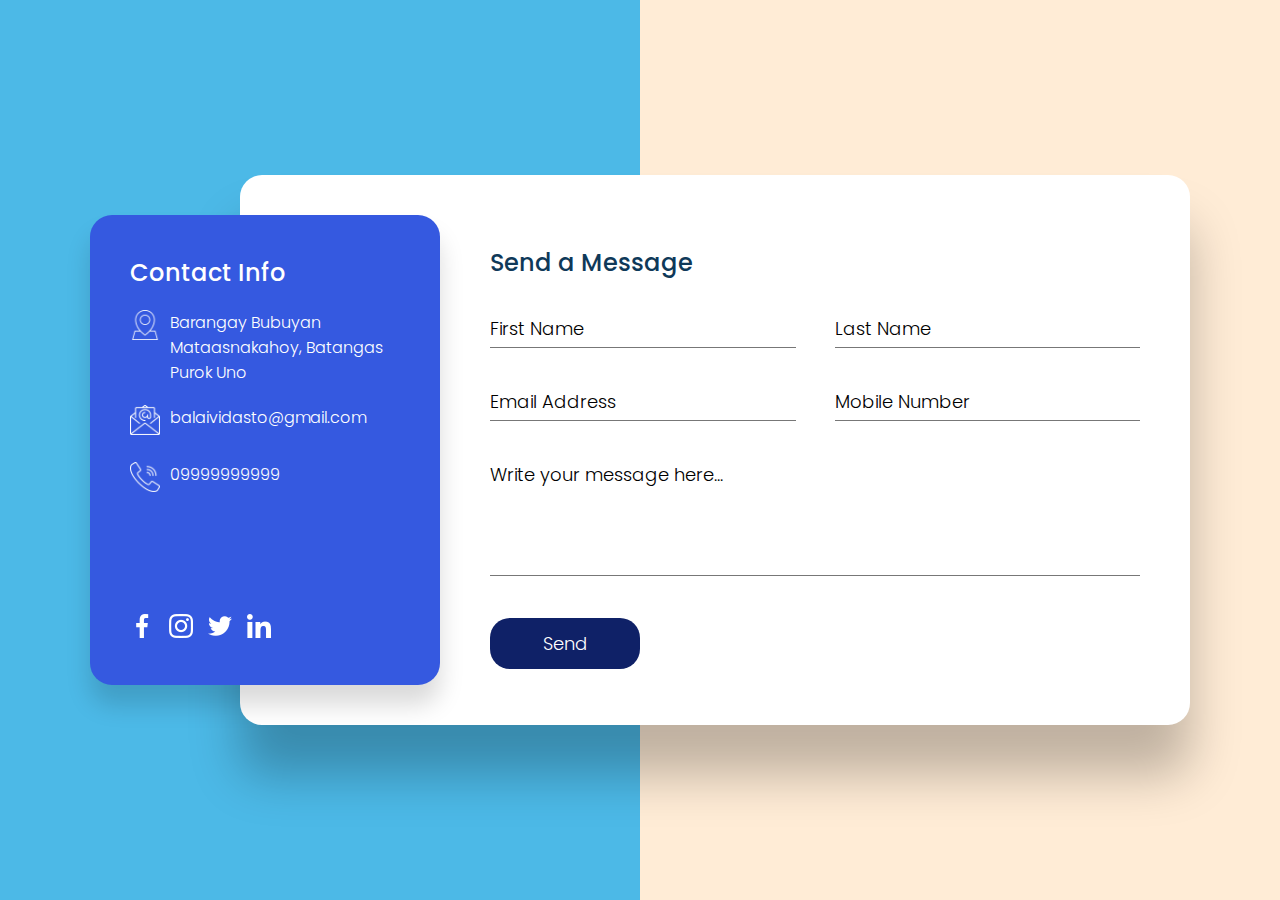
<file: Balai.Vidasto/contact.html>
<!doctype html>
<html>
    <head>
    <meta charset="utf-8">
    <meta name="viewport" content="width=device-width, initial-scale=1.0">
    <title> Contact Us</title>
    <link rel="shortcut icon" type="image/jpg" href="/images/news2.png"/>
    <style>
        @import url('https://fonts.googleapis.com/css2?family=Poppins:wght@200&display=swap');
        @import url('https://fonts.googleapis.com/css2?family=Poppins:wght@300&display=swap');
        @import url('https://fonts.googleapis.com/css2?family=Poppins:wght@400&display=swap');
        @import url('https://fonts.googleapis.com/css2?family=Poppins:wght@500&display=swap');
        @import url('https://fonts.googleapis.com/css2?family=Poppins:wght@600&display=swap');
        @import url('https://fonts.googleapis.com/css2?family=Poppins:wght@700&display=swap');
        @import url('https://fonts.googleapis.com/css2?family=Poppins:wght@800&display=swap');
        @import url('https://fonts.googleapis.com/css2?family=Poppins:wght@900&display=swap');
    </style>
    <link rel="stylesheet" href="contact.css">
    </head>
    <body>
        <section>
            <div class="container">
                <div class="contactInfo"> 
                    <div>
                        <h2>Contact Info</h2>
                        <ul class="info">
                            <li>
                                <span><img src="assets/location.jpg" alt="" /></span>
                                <span>Barangay Bubuyan Mataasnakahoy, Batangas<br>
                                    Purok Uno<br>
                                    </span>
                                </span>
                            </li>
                            <li>
                                <span><img src="assets/mail.jpg" alt="" /></span>
                                <!-- <span>nassosanagn@gmail.com</span> -->
                                <span><a href = "mailto: nassosanagn@gmail.com">balaividasto@gmail.com</a></span>
                            </li>
                            <li>
                                <span><img src="assets/call.jpg" alt="" /></span>
                                <span>09999999999</span>
                            </li>

                        </ul>
                    </div>
                    <ul class="sci">
                        <li><a href="https://www.facebook.com//"><img src="assets/1.jpg" alt="" /></a></li>
                        <li><a href="https://www.instagram.com//?hl=el"><img src="assets/3.jpg" alt="" /></a></li>
                        <li><a href="https://twitter.com/"><img src="assets/2.jpg" alt="" /></a></li>
                        <li><a href="https://www.linkedin.com/in/nassos-anagnostopoulos-2b9631196/"><img src="assets/5.jpg" alt="" /></a></li>
                        
                    </ul>
                </div>
                    <div class="contactForm">
                        <h2>Send a Message</h2>
                        <div class="formBox">
                        <div class="inputBox w50">
                            <input type="text" name="" required>
                            <span>First Name</span>
                        </div>
                        <div class="inputBox w50">
                            <input type="text" required>
                            <span>Last Name</span>
                        </div>
                        <div class="inputBox w50">
                            <input type="email" required>
                            <span>Email Address</span>
                        </div>
                        <div class="inputBox w50">
                            <input type="text" required>
                            <span>Mobile Number</span>
                        </div>
                        <div class="inputBox w100">
                            <textarea required></textarea>
                            <span>Write your message here...</span>
                        </div>
                        <div class="inputBox w100">
                            <input type="submit" value="Send">
                        </div>
                    </div>
                </div>
                    
                    
             
        </section>
    </body>
</html>
</file>
<file: Balai.Vidasto/contact.css>
/* @import url('http://fonts.googleapis.com/css2?family=Poppins:wght@200;300;400;500;600;700;800;900&display=swap'); */

*
{
    margin: 0;
    padding: 0;
    box-sizing: border-box;
    font-family: 'Poppins',sans-serif;
}

section
{
    display: flex;
    justify-content: center;
    align-items: center;
    min-height: 100vh;
    background-color: #FFECD6;

}
section::before
{
    content: '';
    position: absolute;
    top: 0;
    left: 0;
    width: 50%;
    height: 100%;
    background: #4CB9E7;
}

.container
{
    position: relative;
    min-width: 1100px;
    min-height: 550px;
    display: flex;
    z-index: 1000;
    /* border-radius: 22px; */
    /* background-color: #fff; */

}

.container .contactInfo
{
    position: absolute;
    top: 40px;
    width: 350px;
    height: calc(100% - 80px);
    background: #3559E0;
    z-index: 1;
    padding: 40px;
    display: flex;
    justify-content: center;
    flex-direction: column;
    justify-content: space-between;
    box-shadow: 0 20px 25px rgba(0,0,0,0.15); 
    border-radius: 22px;
}

.container .contactInfo h2
{
    color: #fff;
    font-size:24px;
    font-weight: 500;
}

.container .contactInfo ul.info 
{
   position: relative;
   margin: 20px 0; 
}

.container .contactInfo ul.info li
{
   position: relative;
   list-style: none;
   display: flex;
   margin: 20px 0;
   cursor: pointer;
   align-items: flex-start;
}

.container .contactInfo ul.info li span:nth-child(1)
{
    width: 30px;
    min-width: 30px;
}

/* for gmail */
.container .contactInfo ul.info li span a
{
    color: #fff;
    text-decoration: none;
    width: 30px;
    min-width: 30px;
    
}

.container .contactInfo ul.info li span:nth-child(1) img
{
    max-width: 100%;
    filter: invert(1);
}

.container .contactInfo ul.info li span:nth-child(2)
{
    color: #fff;
    margin-left: 10px;
    font-weight: 300;
}

.container .contactInfo ul.sci
{
    position: relative;
    display: flex;
}

.container .contactInfo ul.sci li
{
   list-style: none;  
   margin-right: 15px;
}

.container .contactInfo ul.sci li a
{
   text-decoration: none;
}

.container .contactInfo ul.sci li a img
{
   filter: invert(1);
}

.container .contactForm
{
    position: absolute;
    padding: 70px 50px;
    padding-left: 250px;
    margin-left: 150px;
    width: calc(100% - 150px);
    height: 100%;
    background: #fff; 
    box-shadow: 0 50px 50px rgba(0,0,0,0.25);
    border-radius: 22px;
}

.container .contactForm h2
{
    color: #0f3959;
    font-size: 24px;
    font-weight: 500;
}

.container .contactForm .formBox
{
    position: relative;
    display: flex;
    justify-content: space-between;
    flex-wrap: wrap;
    padding-top: 30px;
}

.container .contactForm .formBox .inputBox
{
    position: relative;
    margin-bottom: 35px;
}

.container .contactForm .formBox .inputBox.w50
{
    width: 47%;
}

.container .contactForm .formBox .inputBox.w100
{
    width: 100%;
}

.container .contactForm .formBox .inputBox input,
.container .contactForm .formBox .inputBox textarea 
{
    width: 100%;
    resize: none;
    padding: 5px 0;
    font-size: 18px;
    font-weight: 300;
    color: #333;
    border: none;
    outline: none;
    border-bottom: 1px solid #777;
}

.container .contactForm .formBox .inputBox textarea 
{
    height: 120px;
}

.container .contactForm .formBox .inputBox span 
{
    position: absolute;
    left: 0;
    padding: 5px 0;
    pointer-events: none;
    font-size: 18px;
    font-weight: 300;
    transition: 0.3s;
}

.container .contactForm .formBox .inputBox input:focus ~ span,
.container .contactForm .formBox .inputBox input:valid ~ span,
.container .contactForm .formBox .inputBox textarea:focus ~ span, 
.container .contactForm .formBox .inputBox textarea:valid ~ span
{
    transform: translateY(-20px);
    font-size:  12px;
    font-weight: 400;
    letter-spacing: 1px;
    color: #095a55;
    font-weight: 500;
} 

/* Css for the submit button */
.container .contactForm .formBox .inputBox input[type="submit"]         
{
    position: relative;
    cursor: pointer;
    background: #0F2167;
    border-radius: 20px;
    color: #fff;
    border: none;
    max-width: 150px;
    padding: 12px;

}

.container .contactForm .formBox .inputBox input[type="submit"]:hover{
    background: #0d9480;
}

/* make the form responsive */
@media (max-width: 1200px)
{
    .container
    {
        width: 90%;
        min-width: auto;
        margin: 20px;
        box-shadow: 0 20px 50px rgba(0,0,0,0.2);
    }

    .container .contactInfo
    {
        top: 0;
        height: 550px;
        position: relative;
        box-shadow: none;
        border-radius: 0px;
    }

    .container .contactForm
    {
        position: relative;
        width: calc(100% - 350px);
        padding-left: 0;
        margin-left: 0;
        padding: 40px;
        height: 550px;
        box-shadow: none;
        border-radius: 0px;
    }
}

@media (max-width: 991px)
{
    section
    {
        display: flex;
        justify-content: center;
        align-items: center;
        min-height: 100vh;
        background: #fff38e;
    }

    section::before
    {
        display: none;
    }

    .container
    {
        display: flex;
        flex-direction: column-reverse;
    }

    .container .contactForm
    {
        width: 100%;
        height: auto;
        border-radius: 0px;
    }

    .container .contactInfo
    {
        width: 100%;
        height: auto;
        flex-direction: row;
        border-radius: 0px;
    }
    .container .contactInfo ul.sci
    {
       position: relative;
       display: flex;
       justify-content: center;
       align-items: center;
    }
}

@media (max-width: 600px)
{
    .container .contactForm
    {
        padding: 25px;
    }

    .container .contactInfo{
        padding: 25px;
        flex-direction: column;
        align-items: flex-start;
    }

    .container .contactInfo ul.sci
    {
        margin-top: 40px;
    }

    .container .contactForm .formBox .inputBox.w50
    {
        width: 100%;
    }
}
</file>
